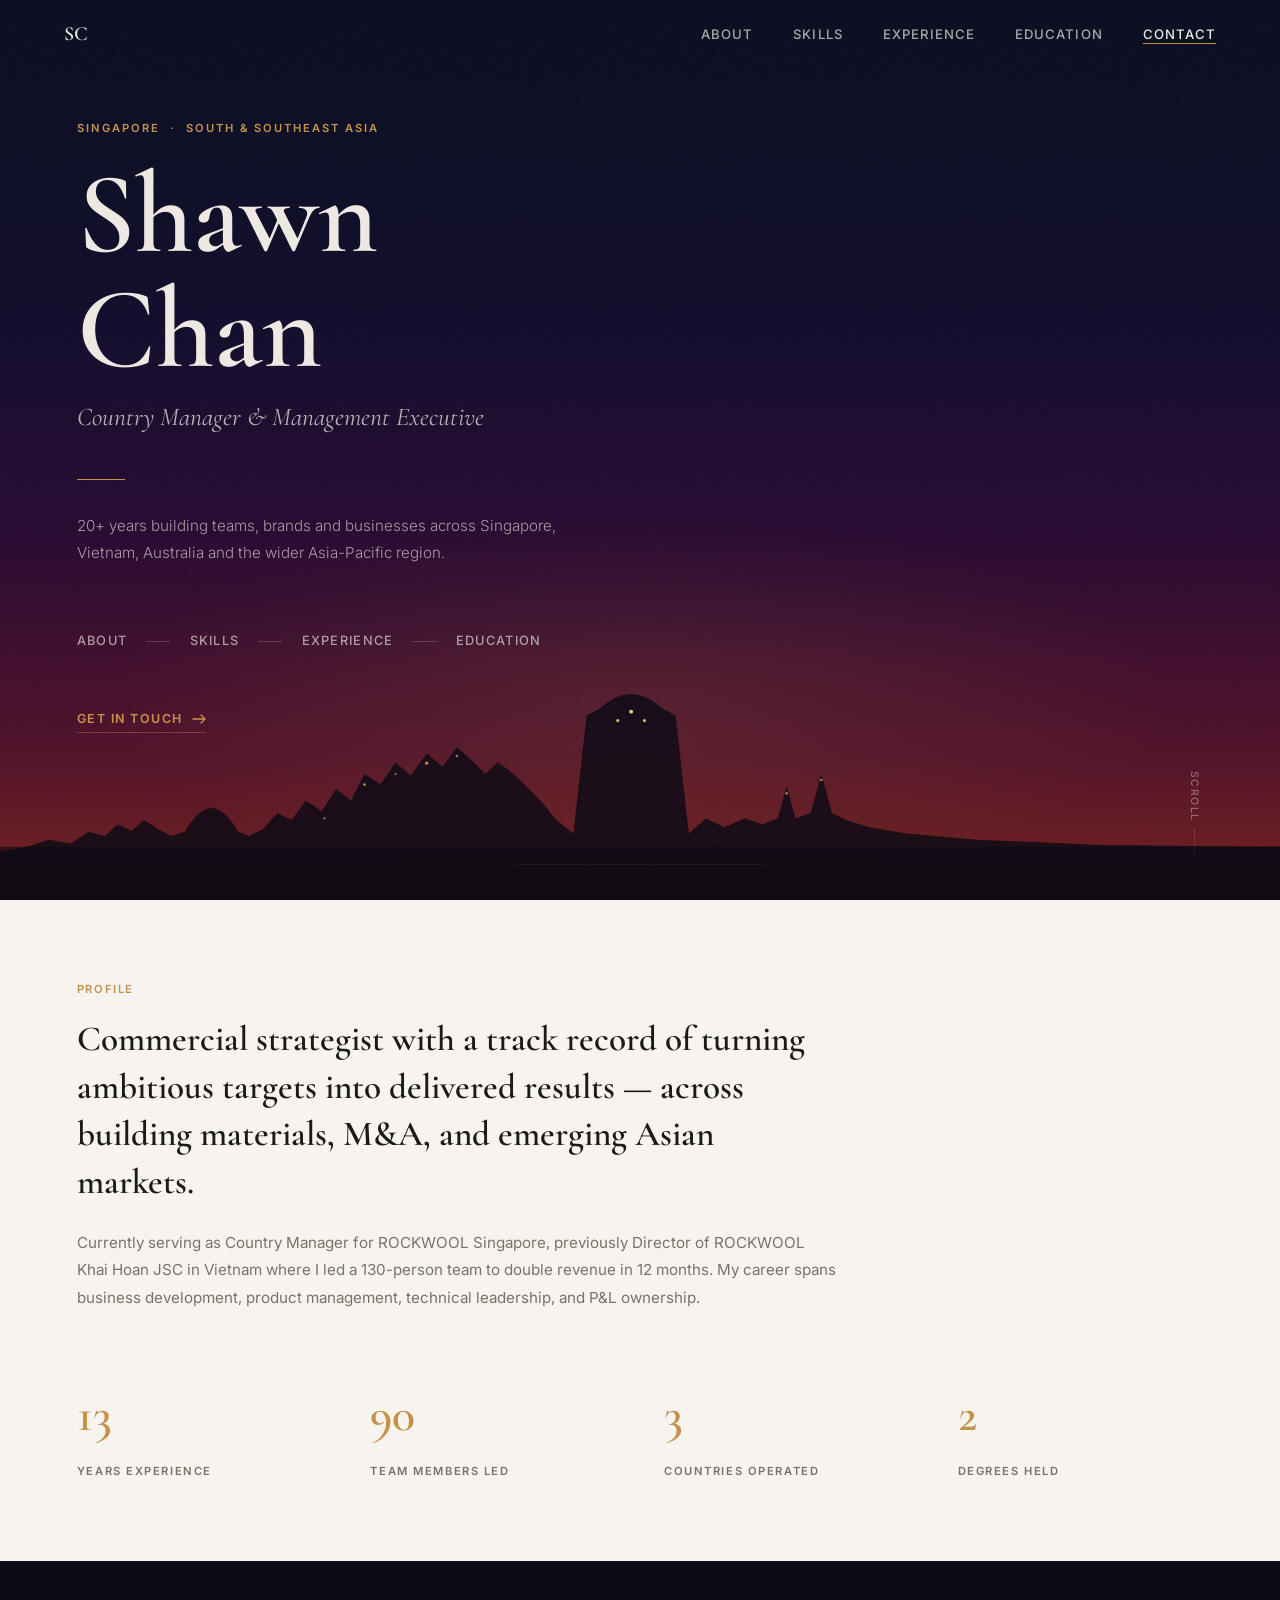
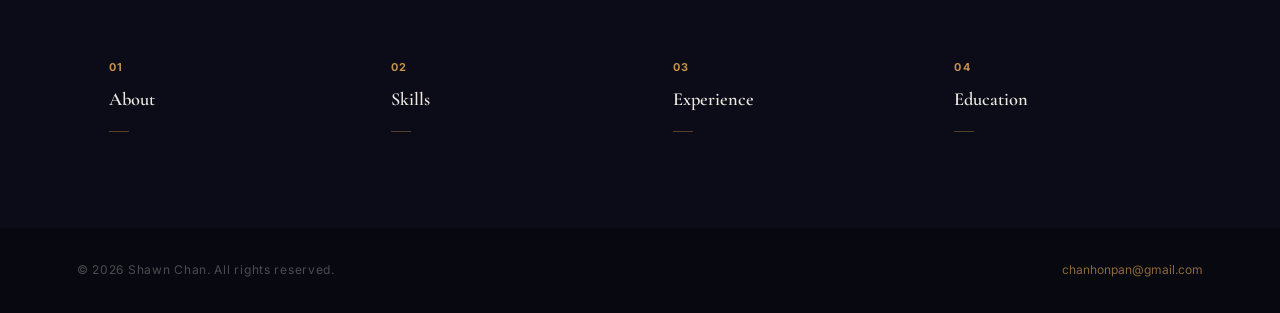
<file: index.html>
<!DOCTYPE html>
<html lang="en">
<head>
<meta charset="UTF-8">
<meta name="viewport" content="width=device-width, initial-scale=1.0">
<meta name="description" content="Shawn Chan — Country Manager, ROCKWOOL Building Materials Singapore. 20+ years management experience across South & Southeast Asia.">
<title>Shawn Chan — Country Manager & Management Executive</title>
<link rel="preconnect" href="https://fonts.googleapis.com">
<link rel="preconnect" href="https://fonts.gstatic.com" crossorigin>
<link href="https://fonts.googleapis.com/css2?family=Cormorant+Garamond:ital,wght@0,400;0,500;0,600;0,700;1,400;1,600&family=Inter:wght@300;400;500;600;700&display=swap" rel="stylesheet">
<link rel="stylesheet" href="styles.css">
<style>
/* Index-specific overrides */
#mainNav { background: transparent; }
</style>
</head>
<body>

<!-- Navigation -->
<nav id="mainNav">
  <a class="nav-brand" href="index.html">SC</a>
  <ul class="nav-links" id="navLinks">
    <li><a href="about.html">About</a></li>
    <li><a href="skills.html">Skills</a></li>
    <li><a href="experience.html">Experience</a></li>
    <li><a href="education.html">Education</a></li>
    <li><a href="mailto:chanhonpan@gmail.com" class="active">Contact</a></li>
  </ul>
  <button class="nav-toggle" id="navToggle" aria-label="Menu">
    <span></span><span></span><span></span>
  </button>
</nav>

<!-- Hero -->
<section class="hero">

  <!-- Sunset gradient background (always visible) -->
  <div class="hero-bg"></div>

  <!-- Film grain texture -->
  <div class="hero-grain"></div>

  <!-- Warm glow near horizon -->
  <div class="hero-lights"></div>

  <!-- Singapore skyline silhouette SVG -->
  <svg class="hero-skyline" viewBox="0 0 1440 260" preserveAspectRatio="xMidYMax slice" xmlns="http://www.w3.org/2000/svg">
    <!-- Reflection / water -->
    <rect x="0" y="200" width="1440" height="60" fill="rgba(7,8,18,0.55)"/>
    <!-- Main skyline path -->
    <path fill="rgba(7,9,20,0.78)" d="
      M0,260 L0,205
      L30,200 L55,192 L80,196 L100,183 L118,188 L132,175 L148,182 L162,170 L178,180
      L192,188
      L208,183 Q222,158 238,156 Q254,158 268,183
      L280,188 L296,180 L312,162 L328,170 L344,148 L362,160 L378,135
      L395,148 L410,118 L428,130 L445,105 L462,120
      L480,95 L498,110 L514,88 L530,102 L546,118
      L560,105 L574,115 L590,130 L608,148 L626,170
      L645,185
      L660,52 L674,45 Q692,28 710,28 Q728,28 746,45 L760,52
      L775,185
      L794,168 L815,178 L838,168 L858,175
      L875,168 L885,132 L895,168
      L912,162 L924,118 L936,162
      L952,170 L978,178 L1020,185 L1100,192 L1240,198 L1440,200
      L1440,260 Z
    "/>
    <!-- Water shimmer lines -->
    <line x1="580" y1="220" x2="860" y2="220" stroke="rgba(200,150,60,0.12)" stroke-width="1"/>
    <line x1="500" y1="232" x2="940" y2="232" stroke="rgba(200,150,60,0.07)" stroke-width="1"/>
    <line x1="620" y1="244" x2="820" y2="244" stroke="rgba(200,150,60,0.05)" stroke-width="1"/>
    <!-- City light dots -->
    <circle cx="365" cy="168" r="1.2" fill="rgba(255,220,120,0.6)"/>
    <circle cx="410" cy="130" r="1.5" fill="rgba(255,210,100,0.65)"/>
    <circle cx="445" cy="118" r="1.2" fill="rgba(255,220,120,0.55)"/>
    <circle cx="480" cy="106" r="1.8" fill="rgba(255,200,80,0.7)"/>
    <circle cx="514" cy="98" r="1.4" fill="rgba(255,215,110,0.6)"/>
    <circle cx="695" cy="58" r="1.8" fill="rgba(255,225,130,0.8)"/>
    <circle cx="710" cy="48" r="2.2" fill="rgba(255,230,140,0.9)"/>
    <circle cx="725" cy="58" r="1.8" fill="rgba(255,225,130,0.8)"/>
    <circle cx="885" cy="140" r="1.5" fill="rgba(255,210,100,0.6)"/>
    <circle cx="924" cy="125" r="1.4" fill="rgba(255,220,120,0.6)"/>
  </svg>

  <!-- Hero content -->
  <div class="hero-content">
    <div class="hero-eyebrow">Singapore &nbsp;·&nbsp; South &amp; Southeast Asia</div>
    <h1 class="hero-name">Shawn<br>Chan</h1>
    <p class="hero-title">Country Manager &amp; Management Executive</p>
    <div class="hero-rule"></div>
    <p class="hero-desc">
      20+ years building teams, brands and businesses across Singapore, Vietnam, 
      Australia and the wider Asia-Pacific region.
    </p>

    <nav class="hero-nav" aria-label="Site sections">
      <div class="hero-nav-item"><a href="about.html">About</a></div>
      <div class="hero-nav-sep"></div>
      <div class="hero-nav-item"><a href="skills.html">Skills</a></div>
      <div class="hero-nav-sep"></div>
      <div class="hero-nav-item"><a href="experience.html">Experience</a></div>
      <div class="hero-nav-sep"></div>
      <div class="hero-nav-item"><a href="education.html">Education</a></div>
    </nav>

    <a class="hero-cta" href="mailto:chanhonpan@gmail.com">
      Get in touch
      <svg width="14" height="10" viewBox="0 0 14 10" fill="none" xmlns="http://www.w3.org/2000/svg">
        <path d="M1 5h12M9 1l4 4-4 4" stroke="currentColor" stroke-width="1.4" stroke-linecap="round" stroke-linejoin="round"/>
      </svg>
    </a>
  </div>

  <!-- Scroll hint -->
  <div class="scroll-hint">
    <span>Scroll</span>
    <div class="scroll-hint-line"></div>
  </div>

</section>

<!-- Brief intro strip -->
<section class="section" style="padding:5rem 6%; background:#F7F4EF;">
  <div class="container">
    <div style="max-width:760px;">
      <p class="label">Profile</p>
      <h2 style="font-family:var(--f-serif);font-size:clamp(1.6rem,3vw,2.2rem);font-weight:600;color:var(--text);line-height:1.35;margin-top:1rem;margin-bottom:1.5rem;">
        Commercial strategist with a track record of turning ambitious targets into delivered results — across building materials, M&amp;A, and emerging Asian markets.
      </h2>
      <p style="font-size:0.95rem;color:var(--muted);line-height:1.8;">
        Currently serving as Country Manager for ROCKWOOL Singapore, previously Director of ROCKWOOL Khai Hoan JSC in Vietnam where I led a 130-person team to double revenue in 12 months. My career spans business development, product management, technical leadership, and P&amp;L ownership.
      </p>
    </div>

    <div style="display:grid;grid-template-columns:repeat(4,1fr);gap:3rem;margin-top:4rem;" class="reveal">
      <div>
        <span style="font-family:var(--f-serif);font-size:3rem;font-weight:600;color:var(--bronze);display:block;" class="count-up" data-target="20">0</span>
        <span class="label" style="color:var(--muted);margin-top:0.3rem;display:block;">Years Experience</span>
      </div>
      <div>
        <span style="font-family:var(--f-serif);font-size:3rem;font-weight:600;color:var(--bronze);display:block;" class="count-up" data-target="130">0</span>
        <span class="label" style="color:var(--muted);margin-top:0.3rem;display:block;">Team Members Led</span>
      </div>
      <div>
        <span style="font-family:var(--f-serif);font-size:3rem;font-weight:600;color:var(--bronze);display:block;" class="count-up" data-target="5">0</span>
        <span class="label" style="color:var(--muted);margin-top:0.3rem;display:block;">Countries Operated</span>
      </div>
      <div>
        <span style="font-family:var(--f-serif);font-size:3rem;font-weight:600;color:var(--bronze);display:block;" class="count-up" data-target="3">0</span>
        <span class="label" style="color:var(--muted);margin-top:0.3rem;display:block;">Degrees Held</span>
      </div>
    </div>
  </div>
</section>

<!-- Page navigation -->
<nav class="bottom-nav" aria-label="Pages">
  <a class="bn-item" href="about.html">
    <span class="bn-num">01</span>
    <span class="bn-label">About</span>
    <span class="bn-arrow"></span>
  </a>
  <a class="bn-item" href="skills.html">
    <span class="bn-num">02</span>
    <span class="bn-label">Skills</span>
    <span class="bn-arrow"></span>
  </a>
  <a class="bn-item" href="experience.html">
    <span class="bn-num">03</span>
    <span class="bn-label">Experience</span>
    <span class="bn-arrow"></span>
  </a>
  <a class="bn-item" href="education.html">
    <span class="bn-num">04</span>
    <span class="bn-label">Education</span>
    <span class="bn-arrow"></span>
  </a>
</nav>

<footer>
  <p>© 2026 Shawn Chan. All rights reserved.</p>
  <a href="mailto:chanhonpan@gmail.com">chanhonpan@gmail.com</a>
</footer>

<script>
// Nav scroll state
const nav = document.getElementById('mainNav');
window.addEventListener('scroll', () => {
  nav.classList.toggle('scrolled', window.scrollY > 40);
}, { passive: true });

// Mobile menu
const toggle = document.getElementById('navToggle');
const links = document.getElementById('navLinks');
toggle.addEventListener('click', () => links.classList.toggle('open'));

// Count-up animation on scroll
const counters = document.querySelectorAll('.count-up');
const runCounter = (el) => {
  const target = parseInt(el.dataset.target);
  const suffix = el.dataset.suffix || '+';
  const duration = 1600;
  const start = performance.now();
  const tick = (now) => {
    const p = Math.min((now - start) / duration, 1);
    const ease = 1 - Math.pow(1 - p, 3);
    el.textContent = Math.floor(ease * target) + (p === 1 ? suffix : '');
    if (p < 1) requestAnimationFrame(tick);
  };
  requestAnimationFrame(tick);
};

const io = new IntersectionObserver((entries) => {
  entries.forEach(e => {
    if (e.isIntersecting) {
      e.target.querySelectorAll('.count-up').forEach(runCounter);
      io.unobserve(e.target);
    }
  });
}, { threshold: 0.3 });

document.querySelectorAll('.reveal, .reveal-l, .reveal-r').forEach(el => {
  const revIo = new IntersectionObserver((entries) => {
    entries.forEach(e => {
      if (e.isIntersecting) {
        e.target.classList.add('visible');
        revIo.unobserve(e.target);
      }
    });
  }, { threshold: 0.15 });
  revIo.observe(el);
});

counters.forEach(c => {
  const parent = c.closest('.reveal') || c.parentElement.parentElement;
  io.observe(parent);
});
</script>
</body>
</html>
</file>
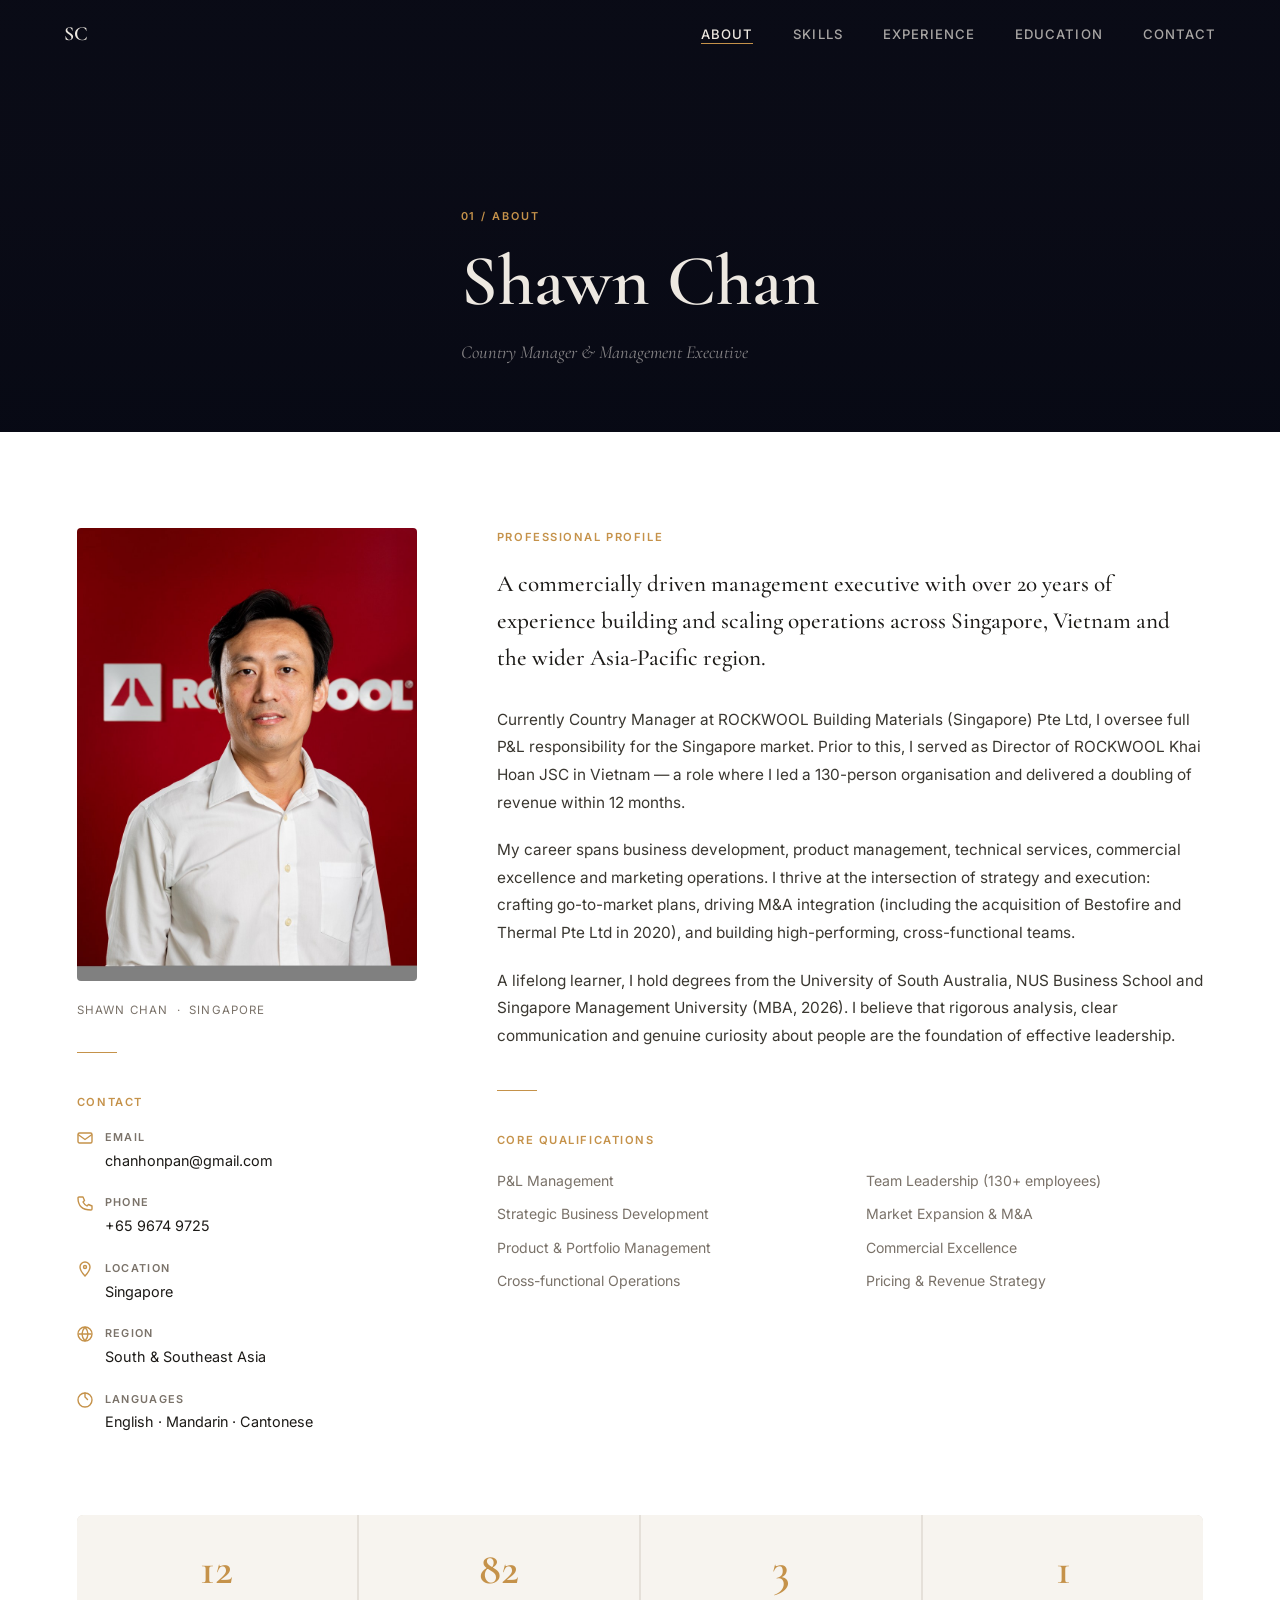
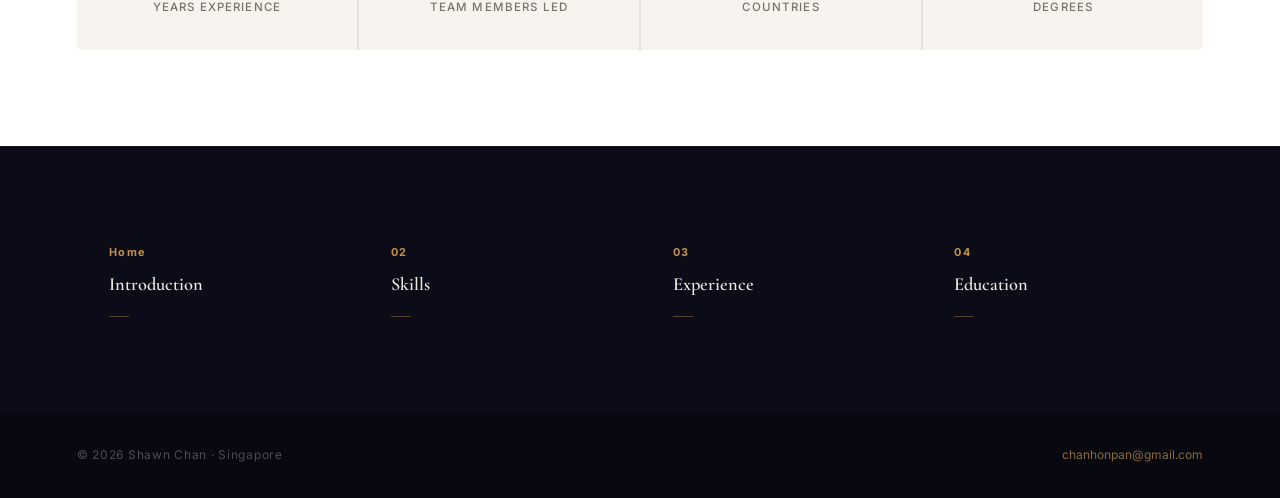
<file: about.html>
<!DOCTYPE html>
<html lang="en">
<head>
<meta charset="UTF-8">
<meta name="viewport" content="width=device-width, initial-scale=1.0">
<meta name="description" content="About Shawn Chan — Country Manager, ROCKWOOL Singapore. Profile, contact and professional background.">
<title>About — Shawn Chan</title>
<link rel="preconnect" href="https://fonts.googleapis.com">
<link rel="preconnect" href="https://fonts.gstatic.com" crossorigin>
<link href="https://fonts.googleapis.com/css2?family=Cormorant+Garamond:ital,wght@0,400;0,500;0,600;0,700;1,400;1,600&family=Inter:wght@300;400;500;600;700&display=swap" rel="stylesheet">
<link rel="stylesheet" href="styles.css">
</head>
<body>

<nav id="mainNav" class="scrolled">
  <a class="nav-brand" href="index.html">SC</a>
  <ul class="nav-links" id="navLinks">
    <li><a href="about.html" class="active">About</a></li>
    <li><a href="skills.html">Skills</a></li>
    <li><a href="experience.html">Experience</a></li>
    <li><a href="education.html">Education</a></li>
    <li><a href="mailto:chanhonpan@gmail.com">Contact</a></li>
  </ul>
  <button class="nav-toggle" id="navToggle" aria-label="Menu">
    <span></span><span></span><span></span>
  </button>
</nav>

<!-- Page hero with Singapore skyline photo -->
<header class="page-hero photo-hero">
  <div class="photo-hero-bg"></div>
  <div class="photo-hero-overlay"></div>
  <div class="container photo-hero-content">
    <p class="ph-label">01 / About</p>
    <h1 class="ph-title">Shawn Chan</h1>
    <p class="ph-sub">Country Manager &amp; Management Executive</p>
  </div>
</header>

<style>
/* Photo hero override */
.photo-hero {
  position: relative;
  min-height: 48vh;
  display: flex;
  align-items: flex-end;
  padding-bottom: 4rem;
  overflow: hidden;
}

.photo-hero-bg {
  position: absolute;
  inset: 0;
  background-image: url('https://images.unsplash.com/photo-1574227492706-f65b24c3688a?auto=format&fit=crop&w=1920&q=88');
  background-size: cover;
  background-position: center 44%;
  transform: scale(1.04);
  transition: transform 8s ease-out;
}

.photo-hero-bg.loaded {
  transform: scale(1.0);
}

/* Dark gradient overlay — removes any watermark visibility */
.photo-hero-overlay {
  position: absolute;
  inset: 0;
  background: linear-gradient(
    to bottom,
    rgba(7, 9, 20, 0.38) 0%,
    rgba(7, 9, 20, 0.22) 35%,
    rgba(7, 9, 20, 0.55) 70%,
    rgba(7, 9, 20, 0.82) 100%
  );
}

.photo-hero-content {
  position: relative;
  z-index: 2;
}

/* Ensure page-hero::before doesn't conflict */
.photo-hero::before { display: none; }
</style>

<!-- Main content -->
<main class="section">
  <div class="container">
    <div class="about-grid">

      <!-- Photo column -->
      <div class="about-photo-wrap reveal-l">
        <img class="about-photo" src="shawn_photo.jpg" alt="Shawn Chan" onerror="this.style.background='#1C1A2E';this.alt='';">
        <p class="about-photo-caption">Shawn Chan &nbsp;·&nbsp; Singapore</p>

        <!-- Contact details -->
        <div class="bio-rule" style="margin-top:2rem;"></div>
        <p class="label" style="margin-bottom:1rem;">Contact</p>

        <div style="display:flex;flex-direction:column;gap:1.25rem;">

          <div class="contact-item">
            <svg class="contact-icon" viewBox="0 0 16 16" fill="none" xmlns="http://www.w3.org/2000/svg">
              <rect x="1" y="3" width="14" height="10" rx="1.5" stroke="currentColor" stroke-width="1.4"/>
              <path d="M1 4.5L8 9.5l7-5" stroke="currentColor" stroke-width="1.4"/>
            </svg>
            <div class="contact-item-content">
              <p class="ci-label">Email</p>
              <p class="ci-value"><a href="mailto:chanhonpan@gmail.com">chanhonpan@gmail.com</a></p>
            </div>
          </div>

          <div class="contact-item">
            <svg class="contact-icon" viewBox="0 0 16 16" fill="none" xmlns="http://www.w3.org/2000/svg">
              <path d="M3 2h3l1.5 3.5L6 7a9.5 9.5 0 004 4l1.5-1.5L15 11v3a1 1 0 01-1 1C5.163 15 1 10.837 1 3a1 1 0 011-1h1z" stroke="currentColor" stroke-width="1.4" stroke-linecap="round" stroke-linejoin="round"/>
            </svg>
            <div class="contact-item-content">
              <p class="ci-label">Phone</p>
              <p class="ci-value"><a href="tel:+6596749725">+65 9674 9725</a></p>
            </div>
          </div>

          <div class="contact-item">
            <svg class="contact-icon" viewBox="0 0 16 16" fill="none" xmlns="http://www.w3.org/2000/svg">
              <path d="M8 1C5.238 1 3 3.238 3 6c0 3.75 5 9 5 9s5-5.25 5-9c0-2.762-2.238-5-5-5z" stroke="currentColor" stroke-width="1.4"/>
              <circle cx="8" cy="6" r="1.5" stroke="currentColor" stroke-width="1.4"/>
            </svg>
            <div class="contact-item-content">
              <p class="ci-label">Location</p>
              <p class="ci-value">Singapore</p>
            </div>
          </div>

          <div class="contact-item">
            <svg class="contact-icon" viewBox="0 0 16 16" fill="none" xmlns="http://www.w3.org/2000/svg">
              <circle cx="8" cy="8" r="7" stroke="currentColor" stroke-width="1.4"/>
              <path d="M1.5 8h13M8 1c-2 2.5-3 4.5-3 7s1 4.5 3 7M8 1c2 2.5 3 4.5 3 7s-1 4.5-3 7" stroke="currentColor" stroke-width="1.4"/>
            </svg>
            <div class="contact-item-content">
              <p class="ci-label">Region</p>
              <p class="ci-value">South &amp; Southeast Asia</p>
            </div>
          </div>

          <div class="contact-item">
            <svg class="contact-icon" viewBox="0 0 16 16" fill="none" xmlns="http://www.w3.org/2000/svg">
              <path d="M8 1v4l2.5 2.5" stroke="currentColor" stroke-width="1.4" stroke-linecap="round"/>
              <circle cx="8" cy="8" r="7" stroke="currentColor" stroke-width="1.4"/>
            </svg>
            <div class="contact-item-content">
              <p class="ci-label">Languages</p>
              <p class="ci-value">English · Mandarin · Cantonese</p>
            </div>
          </div>

        </div>
      </div>

      <!-- Bio column -->
      <div class="reveal">
        <p class="label" style="margin-bottom:1.2rem;">Professional Profile</p>

        <p class="bio-lead">
          A commercially driven management executive with over 20 years of experience building and scaling operations across Singapore, Vietnam and the wider Asia-Pacific region.
        </p>

        <p class="bio-body">
          Currently Country Manager at ROCKWOOL Building Materials (Singapore) Pte Ltd, I oversee full P&amp;L responsibility for the Singapore market. Prior to this, I served as Director of ROCKWOOL Khai Hoan JSC in Vietnam — a role where I led a 130-person organisation and delivered a doubling of revenue within 12 months.
        </p>

        <p class="bio-body">
          My career spans business development, product management, technical services, commercial excellence and marketing operations. I thrive at the intersection of strategy and execution: crafting go-to-market plans, driving M&amp;A integration (including the acquisition of Bestofire and Thermal Pte Ltd in 2020), and building high-performing, cross-functional teams.
        </p>

        <p class="bio-body">
          A lifelong learner, I hold degrees from the University of South Australia, NUS Business School and Singapore Management University (MBA, 2026). I believe that rigorous analysis, clear communication and genuine curiosity about people are the foundation of effective leadership.
        </p>

        <div class="bio-rule"></div>

        <p class="label" style="margin-bottom:1.2rem;">Core Qualifications</p>
        <div style="display:grid;grid-template-columns:repeat(2,1fr);gap:0.6rem 2rem;">
          <p style="font-size:0.88rem;color:var(--muted);">P&amp;L Management</p>
          <p style="font-size:0.88rem;color:var(--muted);">Team Leadership (130+ employees)</p>
          <p style="font-size:0.88rem;color:var(--muted);">Strategic Business Development</p>
          <p style="font-size:0.88rem;color:var(--muted);">Market Expansion &amp; M&amp;A</p>
          <p style="font-size:0.88rem;color:var(--muted);">Product &amp; Portfolio Management</p>
          <p style="font-size:0.88rem;color:var(--muted);">Commercial Excellence</p>
          <p style="font-size:0.88rem;color:var(--muted);">Cross-functional Operations</p>
          <p style="font-size:0.88rem;color:var(--muted);">Pricing &amp; Revenue Strategy</p>
        </div>

      </div>
    </div>

    <!-- Stats -->
    <div class="stats-grid reveal" id="statsSection" style="margin-top:5rem;">
      <div class="stat-card">
        <span class="stat-num count-up" data-target="20" data-suffix="+">0</span>
        <span class="stat-label">Years Experience</span>
      </div>
      <div class="stat-card">
        <span class="stat-num count-up" data-target="130" data-suffix="+">0</span>
        <span class="stat-label">Team Members Led</span>
      </div>
      <div class="stat-card">
        <span class="stat-num count-up" data-target="5" data-suffix="+">0</span>
        <span class="stat-label">Countries</span>
      </div>
      <div class="stat-card">
        <span class="stat-num count-up" data-target="3" data-suffix="">0</span>
        <span class="stat-label">Degrees</span>
      </div>
    </div>
  </div>
</main>

<!-- Bottom nav -->
<nav class="bottom-nav">
  <a class="bn-item" href="index.html"><span class="bn-num">Home</span><span class="bn-label">Introduction</span><span class="bn-arrow"></span></a>
  <a class="bn-item" href="skills.html"><span class="bn-num">02</span><span class="bn-label">Skills</span><span class="bn-arrow"></span></a>
  <a class="bn-item" href="experience.html"><span class="bn-num">03</span><span class="bn-label">Experience</span><span class="bn-arrow"></span></a>
  <a class="bn-item" href="education.html"><span class="bn-num">04</span><span class="bn-label">Education</span><span class="bn-arrow"></span></a>
</nav>

<footer>
  <p>© 2026 Shawn Chan · Singapore</p>
  <a href="mailto:chanhonpan@gmail.com">chanhonpan@gmail.com</a>
</footer>

<script>
const nav = document.getElementById('mainNav');
window.addEventListener('scroll', () => nav.classList.toggle('scrolled', window.scrollY > 10), { passive: true });
nav.classList.add('scrolled');

const toggle = document.getElementById('navToggle');
const navLinks = document.getElementById('navLinks');
toggle.addEventListener('click', () => navLinks.classList.toggle('open'));

// Trigger subtle pan once hero photo loads
const heroBg = document.querySelector('.photo-hero-bg');
if (heroBg) {
  const testImg = new Image();
  testImg.onload = () => heroBg.classList.add('loaded');
  testImg.src = 'https://images.unsplash.com/photo-1574227492706-f65b24c3688a?auto=format&fit=crop&w=1920&q=88';
}

// Scroll reveal
const ioRev = new IntersectionObserver((entries) => {
  entries.forEach(e => { if (e.isIntersecting) { e.target.classList.add('visible'); ioRev.unobserve(e.target); } });
}, { threshold: 0.12 });
document.querySelectorAll('.reveal, .reveal-l, .reveal-r').forEach(el => ioRev.observe(el));

// Count-up
const runCounter = (el) => {
  const target = parseInt(el.dataset.target);
  const suffix = el.dataset.suffix !== undefined ? el.dataset.suffix : '+';
  const duration = 1600;
  const start = performance.now();
  const tick = (now) => {
    const p = Math.min((now - start) / duration, 1);
    const ease = 1 - Math.pow(1 - p, 3);
    el.textContent = Math.floor(ease * target) + (p === 1 ? suffix : '');
    if (p < 1) requestAnimationFrame(tick);
  };
  requestAnimationFrame(tick);
};

const ioCount = new IntersectionObserver((entries) => {
  entries.forEach(e => {
    if (e.isIntersecting) {
      e.target.querySelectorAll('.count-up').forEach(runCounter);
      ioCount.unobserve(e.target);
    }
  });
}, { threshold: 0.3 });

const statsSection = document.getElementById('statsSection');
if (statsSection) ioCount.observe(statsSection);
</script>
</body>
</html>
</file>
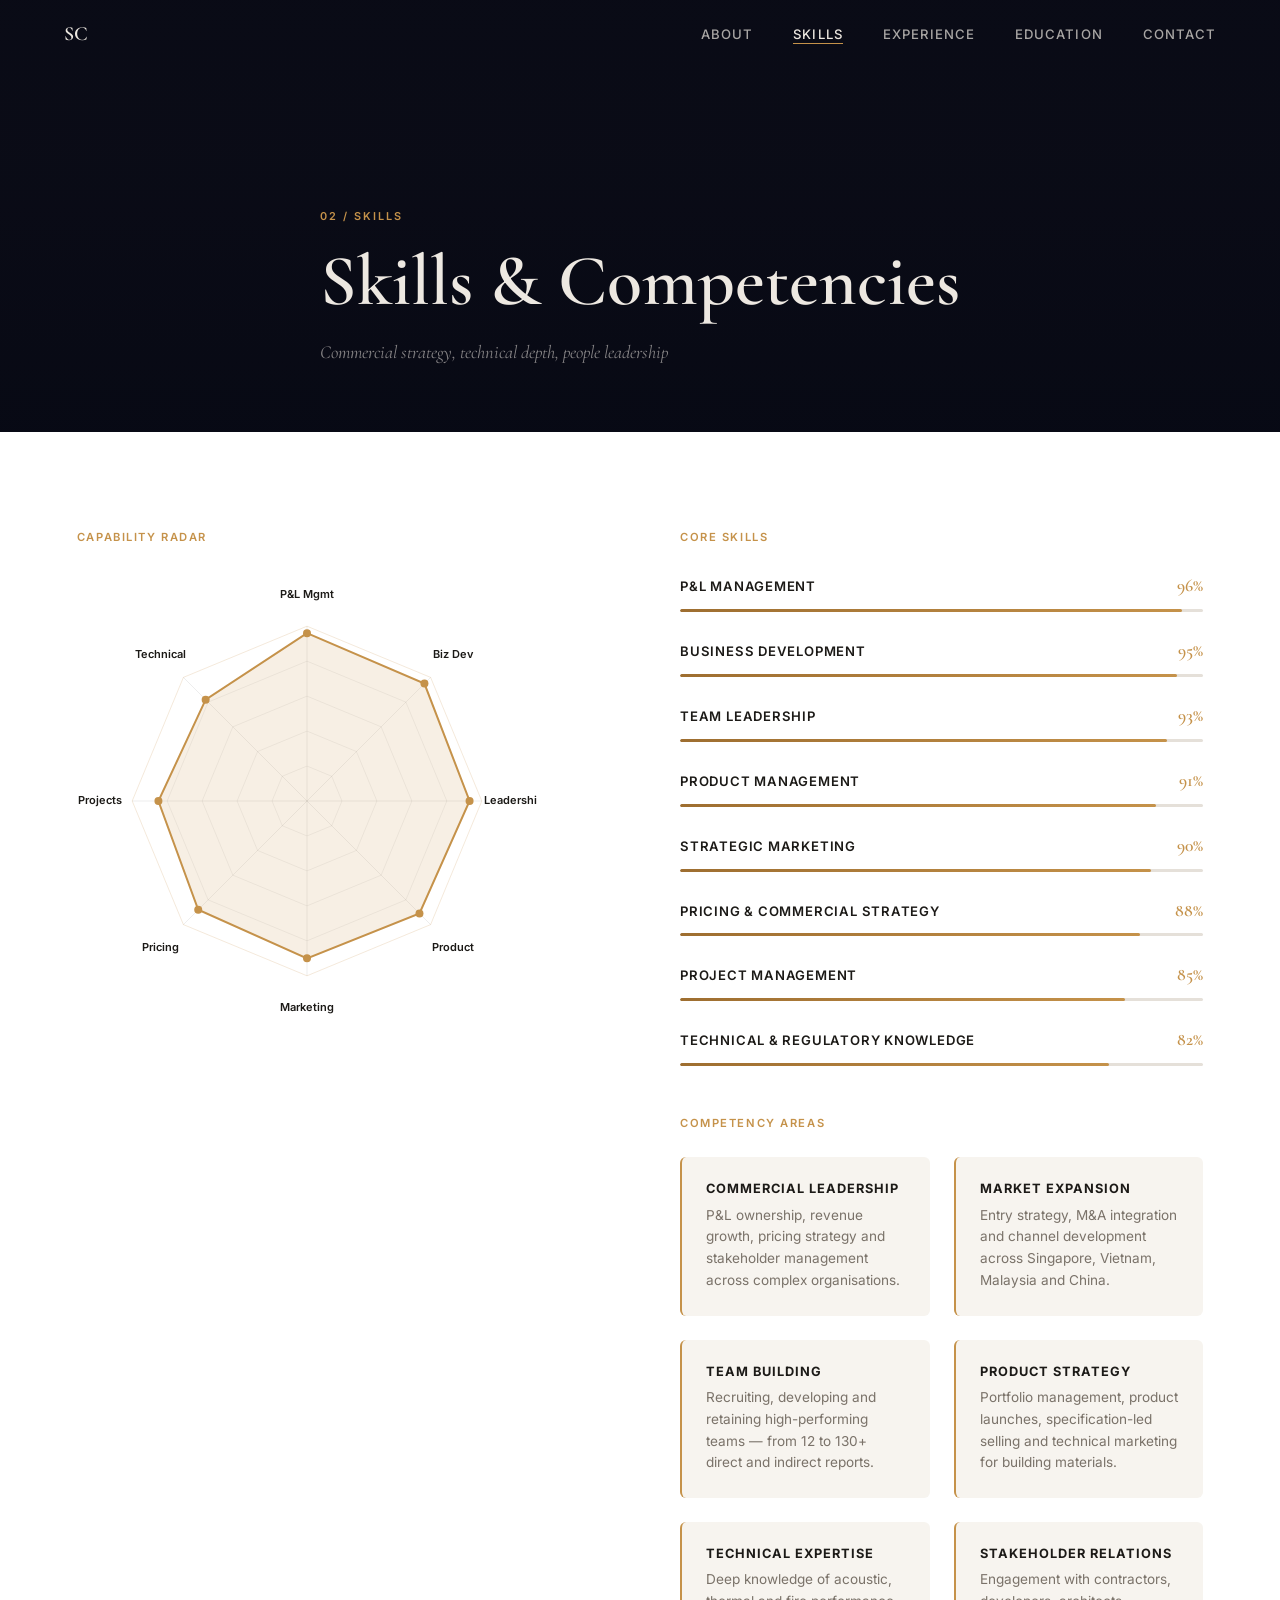
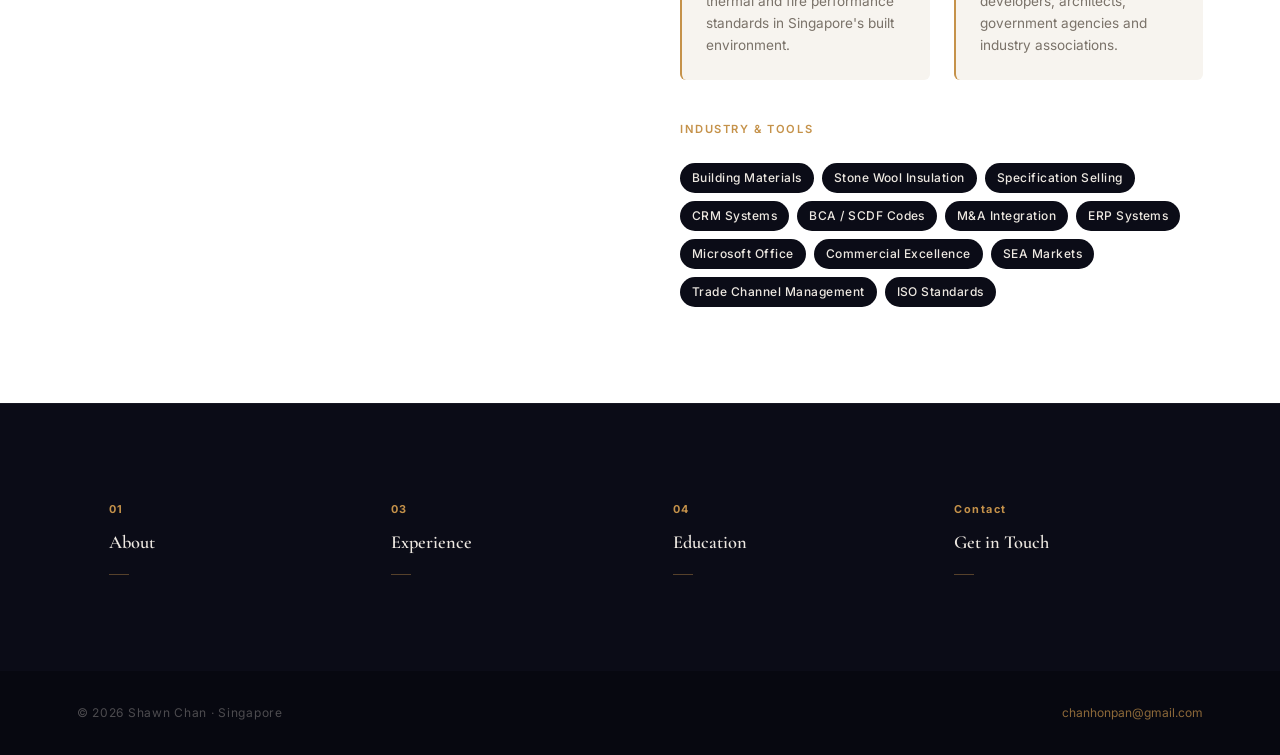
<file: skills.html>
<!DOCTYPE html>
<html lang="en">
<head>
<meta charset="UTF-8">
<meta name="viewport" content="width=device-width, initial-scale=1.0">
<meta name="description" content="Skills and competencies of Shawn Chan — P&L management, business development, product strategy.">
<title>Skills — Shawn Chan</title>
<link rel="preconnect" href="https://fonts.googleapis.com">
<link rel="preconnect" href="https://fonts.gstatic.com" crossorigin>
<link href="https://fonts.googleapis.com/css2?family=Cormorant+Garamond:ital,wght@0,400;0,500;0,600;0,700;1,400;1,600&family=Inter:wght@300;400;500;600;700&display=swap" rel="stylesheet">
<link rel="stylesheet" href="styles.css">
</head>
<body>

<nav id="mainNav" class="scrolled">
  <a class="nav-brand" href="index.html">SC</a>
  <ul class="nav-links" id="navLinks">
    <li><a href="about.html">About</a></li>
    <li><a href="skills.html" class="active">Skills</a></li>
    <li><a href="experience.html">Experience</a></li>
    <li><a href="education.html">Education</a></li>
    <li><a href="mailto:chanhonpan@gmail.com">Contact</a></li>
  </ul>
  <button class="nav-toggle" id="navToggle" aria-label="Menu">
    <span></span><span></span><span></span>
  </button>
</nav>

<header class="page-hero photo-hero">
  <div class="photo-hero-bg"></div>
  <div class="photo-hero-overlay"></div>
  <div class="container photo-hero-content">
    <p class="ph-label">02 / Skills</p>
    <h1 class="ph-title">Skills &amp; Competencies</h1>
    <p class="ph-sub">Commercial strategy, technical depth, people leadership</p>
  </div>
</header>

<style>
.photo-hero {
  position: relative;
  min-height: 48vh;
  display: flex;
  align-items: flex-end;
  padding-bottom: 4rem;
  overflow: hidden;
}
.photo-hero-bg {
  position: absolute;
  inset: 0;
  background-image: url('https://images.unsplash.com/photo-1574227492706-f65b24c3688a?auto=format&fit=crop&w=1920&q=88');
  background-size: cover;
  background-position: center 44%;
  transform: scale(1.04);
  transition: transform 8s ease-out;
}
.photo-hero-bg.loaded { transform: scale(1.0); }
.photo-hero-overlay {
  position: absolute;
  inset: 0;
  background: linear-gradient(
    to bottom,
    rgba(7,9,20,0.38) 0%,
    rgba(7,9,20,0.22) 35%,
    rgba(7,9,20,0.55) 70%,
    rgba(7,9,20,0.82) 100%
  );
}
.photo-hero-content { position: relative; z-index: 2; }
.photo-hero::before { display: none; }
</style>

<main class="section" id="skillsMain">
  <div class="container">
    <div class="skills-grid">

      <!-- Radar chart column -->
      <div class="radar-wrap reveal-l">
        <p class="label" style="margin-bottom:1.5rem;">Capability Radar</p>
        <canvas id="radarCanvas" width="460" height="460" role="img" aria-label="Radar chart of key skills"></canvas>
      </div>

      <!-- Skill bars + competency cards column -->
      <div>
        <div class="reveal">
          <p class="label" style="margin-bottom:1.5rem;">Core Skills</p>

          <div class="skill-bars">

            <div class="skill-bar-item">
              <div class="skill-bar-header">
                <span class="skill-bar-name">P&amp;L Management</span>
                <span class="skill-bar-pct">96%</span>
              </div>
              <div class="skill-bar-track"><div class="skill-bar-fill" data-w="96"></div></div>
            </div>

            <div class="skill-bar-item">
              <div class="skill-bar-header">
                <span class="skill-bar-name">Business Development</span>
                <span class="skill-bar-pct">95%</span>
              </div>
              <div class="skill-bar-track"><div class="skill-bar-fill" data-w="95"></div></div>
            </div>

            <div class="skill-bar-item">
              <div class="skill-bar-header">
                <span class="skill-bar-name">Team Leadership</span>
                <span class="skill-bar-pct">93%</span>
              </div>
              <div class="skill-bar-track"><div class="skill-bar-fill" data-w="93"></div></div>
            </div>

            <div class="skill-bar-item">
              <div class="skill-bar-header">
                <span class="skill-bar-name">Product Management</span>
                <span class="skill-bar-pct">91%</span>
              </div>
              <div class="skill-bar-track"><div class="skill-bar-fill" data-w="91"></div></div>
            </div>

            <div class="skill-bar-item">
              <div class="skill-bar-header">
                <span class="skill-bar-name">Strategic Marketing</span>
                <span class="skill-bar-pct">90%</span>
              </div>
              <div class="skill-bar-track"><div class="skill-bar-fill" data-w="90"></div></div>
            </div>

            <div class="skill-bar-item">
              <div class="skill-bar-header">
                <span class="skill-bar-name">Pricing &amp; Commercial Strategy</span>
                <span class="skill-bar-pct">88%</span>
              </div>
              <div class="skill-bar-track"><div class="skill-bar-fill" data-w="88"></div></div>
            </div>

            <div class="skill-bar-item">
              <div class="skill-bar-header">
                <span class="skill-bar-name">Project Management</span>
                <span class="skill-bar-pct">85%</span>
              </div>
              <div class="skill-bar-track"><div class="skill-bar-fill" data-w="85"></div></div>
            </div>

            <div class="skill-bar-item">
              <div class="skill-bar-header">
                <span class="skill-bar-name">Technical &amp; Regulatory Knowledge</span>
                <span class="skill-bar-pct">82%</span>
              </div>
              <div class="skill-bar-track"><div class="skill-bar-fill" data-w="82"></div></div>
            </div>

          </div>
        </div>

        <!-- Competency cards -->
        <div class="reveal" style="margin-top:3rem;">
          <p class="label" style="margin-bottom:1.5rem;">Competency Areas</p>
          <div class="comp-grid">

            <div class="comp-card">
              <h4>Commercial Leadership</h4>
              <p>P&amp;L ownership, revenue growth, pricing strategy and stakeholder management across complex organisations.</p>
            </div>

            <div class="comp-card">
              <h4>Market Expansion</h4>
              <p>Entry strategy, M&amp;A integration and channel development across Singapore, Vietnam, Malaysia and China.</p>
            </div>

            <div class="comp-card">
              <h4>Team Building</h4>
              <p>Recruiting, developing and retaining high-performing teams — from 12 to 130+ direct and indirect reports.</p>
            </div>

            <div class="comp-card">
              <h4>Product Strategy</h4>
              <p>Portfolio management, product launches, specification-led selling and technical marketing for building materials.</p>
            </div>

            <div class="comp-card">
              <h4>Technical Expertise</h4>
              <p>Deep knowledge of acoustic, thermal and fire performance standards in Singapore's built environment.</p>
            </div>

            <div class="comp-card">
              <h4>Stakeholder Relations</h4>
              <p>Engagement with contractors, developers, architects, government agencies and industry associations.</p>
            </div>

          </div>
        </div>

        <!-- Technical tools -->
        <div class="reveal" style="margin-top:2.5rem;">
          <p class="label" style="margin-bottom:1rem;">Industry &amp; Tools</p>
          <div class="tech-pills">
            <span class="pill">Building Materials</span>
            <span class="pill">Stone Wool Insulation</span>
            <span class="pill">Specification Selling</span>
            <span class="pill">CRM Systems</span>
            <span class="pill">BCA / SCDF Codes</span>
            <span class="pill">M&amp;A Integration</span>
            <span class="pill">ERP Systems</span>
            <span class="pill">Microsoft Office</span>
            <span class="pill">Commercial Excellence</span>
            <span class="pill">SEA Markets</span>
            <span class="pill">Trade Channel Management</span>
            <span class="pill">ISO Standards</span>
          </div>
        </div>

      </div><!-- end right column -->
    </div>
  </div>
</main>

<nav class="bottom-nav">
  <a class="bn-item" href="about.html"><span class="bn-num">01</span><span class="bn-label">About</span><span class="bn-arrow"></span></a>
  <a class="bn-item" href="experience.html"><span class="bn-num">03</span><span class="bn-label">Experience</span><span class="bn-arrow"></span></a>
  <a class="bn-item" href="education.html"><span class="bn-num">04</span><span class="bn-label">Education</span><span class="bn-arrow"></span></a>
  <a class="bn-item" href="mailto:chanhonpan@gmail.com"><span class="bn-num">Contact</span><span class="bn-label">Get in Touch</span><span class="bn-arrow"></span></a>
</nav>

<footer>
  <p>© 2026 Shawn Chan · Singapore</p>
  <a href="mailto:chanhonpan@gmail.com">chanhonpan@gmail.com</a>
</footer>

<script>
// Trigger subtle pan once hero photo loads
const heroBg = document.querySelector('.photo-hero-bg');
if (heroBg) {
  const testImg = new Image();
  testImg.onload = () => heroBg.classList.add('loaded');
  testImg.src = 'https://images.unsplash.com/photo-1574227492706-f65b24c3688a?auto=format&fit=crop&w=1920&q=88';
}

const nav = document.getElementById('mainNav');
nav.classList.add('scrolled');
window.addEventListener('scroll', () => nav.classList.toggle('scrolled', window.scrollY > 10), { passive: true });
const toggle = document.getElementById('navToggle');
const navLinks = document.getElementById('navLinks');
toggle.addEventListener('click', () => navLinks.classList.toggle('open'));

// Radar chart
const skills = [
  { label: 'P&L Mgmt',   value: 0.96 },
  { label: 'Biz Dev',    value: 0.95 },
  { label: 'Leadership', value: 0.93 },
  { label: 'Product',    value: 0.91 },
  { label: 'Marketing',  value: 0.90 },
  { label: 'Pricing',    value: 0.88 },
  { label: 'Projects',   value: 0.85 },
  { label: 'Technical',  value: 0.82 },
];

let animated = false;
function drawRadar(progress) {
  const canvas = document.getElementById('radarCanvas');
  const ctx = canvas.getContext('2d');
  const W = canvas.width, H = canvas.height;
  const cx = W / 2, cy = H / 2;
  const R = Math.min(W, H) * 0.38;
  const n = skills.length;
  const step = (Math.PI * 2) / n;

  ctx.clearRect(0, 0, W, H);

  // Grid rings
  for (let ring = 1; ring <= 5; ring++) {
    ctx.beginPath();
    const r = R * (ring / 5);
    for (let i = 0; i < n; i++) {
      const angle = step * i - Math.PI / 2;
      const x = cx + Math.cos(angle) * r;
      const y = cy + Math.sin(angle) * r;
      i === 0 ? ctx.moveTo(x, y) : ctx.lineTo(x, y);
    }
    ctx.closePath();
    ctx.strokeStyle = ring === 5 ? 'rgba(197,146,74,0.2)' : 'rgba(0,0,0,0.06)';
    ctx.lineWidth = 1;
    ctx.stroke();
  }

  // Spokes
  for (let i = 0; i < n; i++) {
    const angle = step * i - Math.PI / 2;
    ctx.beginPath();
    ctx.moveTo(cx, cy);
    ctx.lineTo(cx + Math.cos(angle) * R, cy + Math.sin(angle) * R);
    ctx.strokeStyle = 'rgba(0,0,0,0.07)';
    ctx.lineWidth = 1;
    ctx.stroke();
  }

  // Data shape
  ctx.beginPath();
  for (let i = 0; i < n; i++) {
    const angle = step * i - Math.PI / 2;
    const r = R * skills[i].value * progress;
    const x = cx + Math.cos(angle) * r;
    const y = cy + Math.sin(angle) * r;
    i === 0 ? ctx.moveTo(x, y) : ctx.lineTo(x, y);
  }
  ctx.closePath();
  ctx.fillStyle = 'rgba(197,146,74,0.15)';
  ctx.fill();
  ctx.strokeStyle = '#C5924A';
  ctx.lineWidth = 2;
  ctx.stroke();

  // Dots
  for (let i = 0; i < n; i++) {
    const angle = step * i - Math.PI / 2;
    const r = R * skills[i].value * progress;
    ctx.beginPath();
    ctx.arc(cx + Math.cos(angle) * r, cy + Math.sin(angle) * r, 4, 0, Math.PI * 2);
    ctx.fillStyle = '#C5924A';
    ctx.fill();
  }

  // Labels (always at full position, fade in with progress)
  ctx.globalAlpha = progress;
  for (let i = 0; i < n; i++) {
    const angle = step * i - Math.PI / 2;
    const lx = cx + Math.cos(angle) * (R + 32);
    const ly = cy + Math.sin(angle) * (R + 32);
    ctx.fillStyle = '#1C1A17';
    ctx.font = '600 11px Inter, system-ui, sans-serif';
    ctx.textAlign = 'center';
    ctx.textBaseline = 'middle';
    ctx.fillText(skills[i].label, lx, ly);
  }
  ctx.globalAlpha = 1;
}

function animateRadar() {
  if (animated) return;
  animated = true;
  let start = null;
  const duration = 1400;
  function tick(ts) {
    if (!start) start = ts;
    const p = Math.min((ts - start) / duration, 1);
    const ease = 1 - Math.pow(1 - p, 3);
    drawRadar(ease);
    if (p < 1) requestAnimationFrame(tick);
  }
  requestAnimationFrame(tick);
}

// Animate skill bars
let barsAnimated = false;
function animateBars() {
  if (barsAnimated) return;
  barsAnimated = true;
  document.querySelectorAll('.skill-bar-fill').forEach(bar => {
    bar.style.width = bar.dataset.w + '%';
  });
}

// Observe
const io = new IntersectionObserver((entries) => {
  entries.forEach(e => {
    if (e.isIntersecting) { animateRadar(); animateBars(); io.unobserve(e.target); }
  });
}, { threshold: 0.2 });
io.observe(document.getElementById('skillsMain'));

// Scroll reveal
const ioRev = new IntersectionObserver((entries) => {
  entries.forEach(e => { if (e.isIntersecting) { e.target.classList.add('visible'); ioRev.unobserve(e.target); } });
}, { threshold: 0.1 });
document.querySelectorAll('.reveal, .reveal-l, .reveal-r').forEach(el => ioRev.observe(el));

// Init radar (static)
drawRadar(0);
</script>
</body>
</html>
</file>
<file: styles.css>
/* ============================================================
   SHAWN CHAN — Personal Portfolio
   Design System: Cormorant Garamond + Inter, Warm Bronze
   ============================================================ */

@import url('https://fonts.googleapis.com/css2?family=Cormorant+Garamond:ital,wght@0,400;0,500;0,600;0,700;1,400;1,600&family=Inter:wght@300;400;500;600;700&display=swap');

/* ─── Design Tokens ────────────────────────────────────────── */
:root {
  --ink:      #0B0C17;
  --deep:     #141524;
  --coal:     #1C1A2E;
  --bronze:   #C5924A;
  --bronze-d: #9E6E30;
  --cream:    #EDE8E1;
  --text:     #1C1A17;
  --muted:    #7A7269;
  --border:   #E5E0D9;
  --light:    #F7F4EF;
  --white:    #FFFFFF;
  --nav-h:    68px;
  --radius:   6px;
  --max-w:    1160px;
  --f-serif:  'Cormorant Garamond', Georgia, 'Times New Roman', serif;
  --f-sans:   'Inter', 'Segoe UI', system-ui, sans-serif;
}

/* ─── Reset & Base ──────────────────────────────────────────── */
*, *::before, *::after { box-sizing: border-box; margin: 0; padding: 0; }

html { scroll-behavior: smooth; font-size: 16px; }

body {
  font-family: var(--f-sans);
  font-size: 1rem;
  line-height: 1.7;
  color: var(--text);
  background: var(--white);
  -webkit-font-smoothing: antialiased;
}

img { display: block; max-width: 100%; }
a { color: inherit; text-decoration: none; }

/* ─── Typography ────────────────────────────────────────────── */
h1, h2, h3, h4 {
  font-family: var(--f-serif);
  font-weight: 600;
  line-height: 1.2;
}

.label {
  font-family: var(--f-sans);
  font-size: 0.7rem;
  font-weight: 600;
  letter-spacing: 0.14em;
  text-transform: uppercase;
  color: var(--bronze);
}

/* ─── Navigation ────────────────────────────────────────────── */
#mainNav {
  position: fixed;
  top: 0;
  left: 0;
  right: 0;
  height: var(--nav-h);
  z-index: 1000;
  display: flex;
  align-items: center;
  padding: 0 5%;
  transition: background 0.4s, box-shadow 0.4s;
}

#mainNav.scrolled {
  background: rgba(11, 12, 23, 0.96);
  backdrop-filter: blur(16px);
  -webkit-backdrop-filter: blur(16px);
  box-shadow: 0 1px 0 rgba(255,255,255,0.08);
  border-bottom: 1px solid rgba(255, 255, 255, 0.1);
}

.nav-brand {
  font-family: var(--f-serif);
  font-size: 1.25rem;
  font-weight: 600;
  color: var(--cream);
  letter-spacing: 0.02em;
  flex: 1;
}

.nav-links {
  display: flex;
  align-items: center;
  gap: 2.5rem;
  list-style: none;
}

.nav-links a {
  font-family: var(--f-sans);
  font-size: 0.82rem;
  font-weight: 500;
  letter-spacing: 0.08em;
  text-transform: uppercase;
  color: rgba(237, 232, 225, 0.7);
  transition: color 0.2s;
  position: relative;
}

.nav-links a::after {
  content: '';
  position: absolute;
  bottom: -2px;
  left: 0;
  right: 0;
  height: 1px;
  background: var(--bronze);
  transform: scaleX(0);
  transition: transform 0.2s;
}

.nav-links a:hover,
.nav-links a.active {
  color: var(--cream);
}

.nav-links a:hover::after,
.nav-links a.active::after {
  transform: scaleX(1);
}

.nav-toggle {
  display: none;
  flex-direction: column;
  gap: 5px;
  cursor: pointer;
  background: none;
  border: none;
  padding: 4px;
}

.nav-toggle span {
  display: block;
  width: 22px;
  height: 1.5px;
  background: var(--cream);
  transition: transform 0.3s, opacity 0.3s;
}

/* ─── Hero (index.html) ─────────────────────────────────────── */
.hero {
  position: relative;
  min-height: 100vh;
  display: flex;
  flex-direction: column;
  justify-content: flex-end;
  overflow: hidden;
}

/* Animated sunset gradient */
.hero-bg {
  position: absolute;
  inset: 0;
  background: linear-gradient(
    180deg,
    #070C1E 0%,
    #0F0B2A 18%,
    #280830 30%,
    #501028 42%,
    #8B2B12 55%,
    #C4601A 70%,
    #D4811E 82%,
    #B86518 90%,
    #6B3A10 100%
  );
  background-size: 100% 200%;
  animation: sunsetPan 20s ease-in-out infinite alternate;
}

@keyframes sunsetPan {
  0%   { background-position: 50% 0%; }
  50%  { background-position: 50% 30%; }
  100% { background-position: 50% 10%; }
}

/* Film grain texture */
.hero-grain {
  position: absolute;
  inset: 0;
  pointer-events: none;
  opacity: 0.045;
  background-image: url("data:image/svg+xml,%3Csvg xmlns='http://www.w3.org/2000/svg' width='300' height='300'%3E%3Cfilter id='n'%3E%3CfeTurbulence type='fractalNoise' baseFrequency='0.85' numOctaves='4' stitchTiles='stitch'/%3E%3C/filter%3E%3Crect width='100%25' height='100%25' filter='url(%23n)'/%3E%3C/svg%3E");
  mix-blend-mode: screen;
}

/* City lights dots layer */
.hero-lights {
  position: absolute;
  inset: 0;
  pointer-events: none;
  background: radial-gradient(ellipse 60% 30% at 50% 78%, rgba(255,200,80,0.08) 0%, transparent 70%);
}

/* Singapore skyline SVG */
.hero-skyline {
  position: absolute;
  bottom: 0;
  left: 0;
  right: 0;
  width: 100%;
  height: auto;
  pointer-events: none;
}

/* Hero content */
.hero-content {
  position: relative;
  z-index: 10;
  padding: 0 6% calc(var(--nav-h) + 3rem);
  padding-top: var(--nav-h);
  display: flex;
  flex-direction: column;
  justify-content: center;
  min-height: 100vh;
}

.hero-eyebrow {
  font-family: var(--f-sans);
  font-size: 0.7rem;
  font-weight: 600;
  letter-spacing: 0.18em;
  text-transform: uppercase;
  color: var(--bronze);
  margin-bottom: 1.2rem;
}

.hero-name {
  font-family: var(--f-serif);
  font-size: clamp(3.5rem, 9vw, 7.5rem);
  font-weight: 600;
  line-height: 1.0;
  color: var(--cream);
  margin-bottom: 0.5rem;
}

.hero-title {
  font-family: var(--f-serif);
  font-style: italic;
  font-size: clamp(1.1rem, 2.5vw, 1.6rem);
  font-weight: 400;
  color: rgba(237, 232, 225, 0.75);
  margin-bottom: 2.5rem;
}

.hero-rule {
  width: 48px;
  height: 1px;
  background: var(--bronze);
  margin-bottom: 2rem;
}

.hero-desc {
  font-family: var(--f-sans);
  font-size: 0.95rem;
  font-weight: 300;
  line-height: 1.8;
  color: rgba(237, 232, 225, 0.65);
  max-width: 520px;
  margin-bottom: 3.5rem;
}

.hero-nav {
  display: flex;
  flex-wrap: wrap;
  align-items: center;
  gap: 0 0;
}

.hero-nav-item {
  display: flex;
  align-items: center;
}

.hero-nav-item a {
  font-family: var(--f-sans);
  font-size: 0.8rem;
  font-weight: 500;
  letter-spacing: 0.1em;
  text-transform: uppercase;
  color: rgba(237, 232, 225, 0.65);
  padding: 0.5rem 0;
  transition: color 0.2s;
  position: relative;
}

.hero-nav-item a::after {
  content: '';
  position: absolute;
  bottom: 4px;
  left: 0;
  width: 0;
  height: 1px;
  background: var(--bronze);
  transition: width 0.25s;
}

.hero-nav-item a:hover {
  color: var(--cream);
}

.hero-nav-item a:hover::after {
  width: 100%;
}

.hero-nav-sep {
  width: 24px;
  height: 1px;
  background: rgba(237, 232, 225, 0.2);
  margin: 0 1.2rem;
}

.hero-cta {
  display: inline-flex;
  align-items: center;
  gap: 0.6rem;
  margin-top: 3rem;
  font-family: var(--f-sans);
  font-size: 0.78rem;
  font-weight: 600;
  letter-spacing: 0.12em;
  text-transform: uppercase;
  color: var(--bronze);
  border-bottom: 1px solid rgba(197, 146, 74, 0.35);
  padding-bottom: 3px;
  transition: border-color 0.2s, color 0.2s;
  width: fit-content;
}

.hero-cta:hover {
  color: var(--cream);
  border-color: var(--cream);
}

.scroll-hint {
  position: absolute;
  bottom: 2rem;
  right: 6%;
  display: flex;
  flex-direction: column;
  align-items: center;
  gap: 0.4rem;
  z-index: 10;
}

.scroll-hint span {
  font-family: var(--f-sans);
  font-size: 0.65rem;
  font-weight: 500;
  letter-spacing: 0.14em;
  text-transform: uppercase;
  color: rgba(237, 232, 225, 0.4);
  writing-mode: vertical-rl;
}

.scroll-hint-line {
  width: 1px;
  height: 40px;
  background: linear-gradient(to bottom, rgba(237,232,225,0.15), transparent);
  animation: scrollLineDrop 2s ease-in-out infinite;
}

@keyframes scrollLineDrop {
  0%, 100% { transform: scaleY(1); opacity: 1; }
  50%       { transform: scaleY(0.4); opacity: 0.4; }
}

/* ─── Inner Page Hero ───────────────────────────────────────── */
.page-hero {
  background: var(--ink);
  padding: calc(var(--nav-h) + 4rem) 6% 4rem;
  position: relative;
  overflow: hidden;
}

.page-hero::before {
  content: '';
  position: absolute;
  inset: 0;
  background: radial-gradient(ellipse 80% 60% at 0% 50%, rgba(197,146,74,0.06) 0%, transparent 70%);
  pointer-events: none;
}

.ph-label {
  font-family: var(--f-sans);
  font-size: 0.68rem;
  font-weight: 600;
  letter-spacing: 0.18em;
  text-transform: uppercase;
  color: var(--bronze);
  margin-bottom: 1rem;
}

.ph-title {
  font-family: var(--f-serif);
  font-size: clamp(2.5rem, 6vw, 4.5rem);
  font-weight: 600;
  color: var(--cream);
  line-height: 1.1;
}

.ph-sub {
  font-family: var(--f-serif);
  font-style: italic;
  font-size: 1.15rem;
  color: rgba(237, 232, 225, 0.55);
  margin-top: 1rem;
}

/* ─── Sections & Layout ─────────────────────────────────────── */
.section {
  padding: 6rem 6%;
}

.section-dark {
  background: var(--ink);
  color: var(--cream);
}

.section-warm {
  background: var(--light);
}

.container {
  max-width: var(--max-w);
  margin: 0 auto;
}

.section-header {
  margin-bottom: 4rem;
}

.section-title {
  font-family: var(--f-serif);
  font-size: clamp(2rem, 4vw, 3rem);
  font-weight: 600;
  color: var(--text);
  line-height: 1.15;
}

.section-dark .section-title { color: var(--cream); }

.section-sub {
  margin-top: 0.75rem;
  font-size: 0.95rem;
  color: var(--muted);
  max-width: 520px;
}

.section-dark .section-sub { color: rgba(237,232,225,0.55); }

/* ─── Scroll Reveal ─────────────────────────────────────────── */
.reveal, .reveal-l, .reveal-r {
  opacity: 0;
  transition: opacity 0.7s ease, transform 0.7s ease;
}

.reveal   { transform: translateY(28px); }
.reveal-l { transform: translateX(-32px); }
.reveal-r { transform: translateX(32px); }

.reveal.visible, .reveal-l.visible, .reveal-r.visible {
  opacity: 1;
  transform: none;
}

/* ─── About Page ────────────────────────────────────────────── */
.about-grid {
  display: grid;
  grid-template-columns: 340px 1fr;
  gap: 5rem;
  align-items: start;
}

.about-photo-wrap {
  position: sticky;
  top: calc(var(--nav-h) + 2rem);
}

.about-photo {
  width: 100%;
  aspect-ratio: 3/4;
  object-fit: cover;
  object-position: top center;
  border-radius: 4px;
  display: block;
  border: none;
  outline: none;
}

.about-photo-caption {
  margin-top: 1.2rem;
  font-size: 0.72rem;
  letter-spacing: 0.1em;
  text-transform: uppercase;
  color: var(--muted);
}

.bio-lead {
  font-family: var(--f-serif);
  font-size: clamp(1.2rem, 2vw, 1.45rem);
  font-weight: 500;
  line-height: 1.6;
  color: var(--text);
  margin-bottom: 1.75rem;
}

.bio-body {
  font-size: 0.96rem;
  line-height: 1.8;
  color: #3A3730;
  margin-bottom: 1.25rem;
}

.bio-rule {
  width: 40px;
  height: 1px;
  background: var(--bronze);
  margin: 2.5rem 0;
}

/* Contact details */
.contact-grid {
  display: grid;
  grid-template-columns: repeat(2, 1fr);
  gap: 1.5rem 2rem;
  margin-top: 1.5rem;
}

.contact-item {
  display: flex;
  align-items: flex-start;
  gap: 0.75rem;
}

.contact-icon {
  width: 16px;
  height: 16px;
  flex-shrink: 0;
  margin-top: 2px;
  color: var(--bronze);
}

.contact-item-content .ci-label {
  font-size: 0.68rem;
  font-weight: 600;
  letter-spacing: 0.12em;
  text-transform: uppercase;
  color: var(--muted);
  margin-bottom: 0.15rem;
}

.contact-item-content .ci-value {
  font-size: 0.9rem;
  color: var(--text);
}

.contact-item-content a:hover { color: var(--bronze); }

/* Stats */
.stats-grid {
  display: grid;
  grid-template-columns: repeat(4, 1fr);
  gap: 2px;
  background: var(--border);
  margin-top: 4rem;
  border-radius: var(--radius);
  overflow: hidden;
}

.stat-card {
  background: var(--light);
  padding: 2rem 1.5rem;
  text-align: center;
}

.stat-num {
  font-family: var(--f-serif);
  font-size: 2.8rem;
  font-weight: 600;
  color: var(--bronze);
  line-height: 1;
  display: block;
}

.stat-label {
  font-size: 0.72rem;
  font-weight: 500;
  letter-spacing: 0.1em;
  text-transform: uppercase;
  color: var(--muted);
  margin-top: 0.4rem;
  display: block;
}

/* ─── Skills Page ───────────────────────────────────────────── */
.skills-grid {
  display: grid;
  grid-template-columns: 1fr 1fr;
  gap: 5rem;
  align-items: start;
}

.radar-wrap {
  position: sticky;
  top: calc(var(--nav-h) + 2rem);
}

#radarCanvas {
  width: 100%;
  max-width: 460px;
  height: auto;
}

.skill-bars { margin-bottom: 3rem; }

.skill-bar-item {
  margin-bottom: 1.5rem;
}

.skill-bar-header {
  display: flex;
  justify-content: space-between;
  align-items: baseline;
  margin-bottom: 0.5rem;
}

.skill-bar-name {
  font-family: var(--f-sans);
  font-size: 0.82rem;
  font-weight: 600;
  letter-spacing: 0.06em;
  text-transform: uppercase;
  color: var(--text);
}

.skill-bar-pct {
  font-family: var(--f-serif);
  font-size: 1.1rem;
  color: var(--bronze);
  font-weight: 600;
}

.skill-bar-track {
  height: 3px;
  background: var(--border);
  border-radius: 2px;
  overflow: hidden;
}

.skill-bar-fill {
  height: 100%;
  background: linear-gradient(90deg, var(--bronze-d), var(--bronze));
  border-radius: 2px;
  width: 0;
  transition: width 1.2s cubic-bezier(0.4, 0, 0.2, 1);
}

.comp-grid {
  display: grid;
  grid-template-columns: repeat(2, 1fr);
  gap: 1.5rem;
}

.comp-card {
  padding: 1.5rem;
  background: var(--light);
  border-radius: var(--radius);
  border-left: 2px solid var(--bronze);
}

.comp-card h4 {
  font-family: var(--f-sans);
  font-size: 0.8rem;
  font-weight: 700;
  letter-spacing: 0.08em;
  text-transform: uppercase;
  color: var(--text);
  margin-bottom: 0.5rem;
}

.comp-card p {
  font-size: 0.85rem;
  color: var(--muted);
  line-height: 1.6;
}

.tech-pills {
  display: flex;
  flex-wrap: wrap;
  gap: 0.5rem;
  margin-top: 1.5rem;
}

.pill {
  font-size: 0.75rem;
  font-weight: 500;
  padding: 0.3rem 0.75rem;
  background: var(--ink);
  color: var(--cream);
  border-radius: 2rem;
  letter-spacing: 0.04em;
}

/* ─── Experience Page ───────────────────────────────────────── */
.tl-wrap { margin-top: 3rem; }

.tl-slider-row {
  display: flex;
  align-items: center;
  gap: 1.5rem;
  margin-bottom: 2.5rem;
}

.tl-year-label {
  font-family: var(--f-serif);
  font-size: 2rem;
  font-weight: 600;
  color: var(--bronze);
  min-width: 70px;
}

.tl-slider-container { flex: 1; }

#tlRange {
  -webkit-appearance: none;
  appearance: none;
  width: 100%;
  height: 2px;
  background: var(--border);
  outline: none;
  border-radius: 1px;
  cursor: pointer;
}

#tlRange::-webkit-slider-thumb {
  -webkit-appearance: none;
  width: 16px;
  height: 16px;
  border-radius: 50%;
  background: var(--bronze);
  cursor: pointer;
  transition: transform 0.15s, box-shadow 0.15s;
}

#tlRange::-webkit-slider-thumb:hover {
  transform: scale(1.25);
  box-shadow: 0 0 0 4px rgba(197,146,74,0.2);
}

#tlRange::-moz-range-thumb {
  width: 16px;
  height: 16px;
  border-radius: 50%;
  background: var(--bronze);
  border: none;
  cursor: pointer;
}

.tl-nav-btns {
  display: flex;
  gap: 0.5rem;
}

.tl-btn {
  width: 36px;
  height: 36px;
  border-radius: 50%;
  border: 1px solid var(--border);
  background: none;
  cursor: pointer;
  display: flex;
  align-items: center;
  justify-content: center;
  color: var(--text);
  transition: background 0.2s, border-color 0.2s, color 0.2s;
}

.tl-btn:hover {
  background: var(--bronze);
  border-color: var(--bronze);
  color: var(--white);
}

.tl-card {
  display: none;
  animation: tlFade 0.35s ease;
}

.tl-card.active { display: block; }

@keyframes tlFade {
  from { opacity: 0; transform: translateY(10px); }
  to   { opacity: 1; transform: none; }
}

.tl-card-inner {
  display: grid;
  grid-template-columns: 220px 1fr;
  gap: 0;
  border: 1px solid var(--border);
  border-radius: var(--radius);
  overflow: hidden;
}

.tl-meta {
  background: var(--ink);
  color: var(--cream);
  padding: 2.5rem 2rem;
}

.tl-period {
  font-family: var(--f-sans);
  font-size: 0.68rem;
  font-weight: 600;
  letter-spacing: 0.14em;
  text-transform: uppercase;
  color: var(--bronze);
  margin-bottom: 0.5rem;
}

.tl-role {
  font-family: var(--f-serif);
  font-size: 1.3rem;
  font-weight: 600;
  color: var(--cream);
  line-height: 1.25;
  margin-bottom: 0.75rem;
}

.tl-company {
  font-size: 0.82rem;
  color: rgba(237,232,225,0.6);
  line-height: 1.5;
}

.tl-location {
  margin-top: 1.5rem;
  font-size: 0.72rem;
  color: rgba(237,232,225,0.45);
  letter-spacing: 0.08em;
  text-transform: uppercase;
}

.tl-body {
  padding: 2.5rem;
  background: var(--white);
}

.tl-body p {
  font-size: 0.95rem;
  line-height: 1.75;
  color: #3A3730;
  margin-bottom: 1.25rem;
}

.tl-body ul {
  padding-left: 0;
  list-style: none;
}

.tl-body ul li {
  font-size: 0.9rem;
  line-height: 1.7;
  color: #3A3730;
  padding: 0.35rem 0 0.35rem 1.25rem;
  position: relative;
}

.tl-body ul li::before {
  content: '';
  position: absolute;
  left: 0;
  top: 0.9rem;
  width: 6px;
  height: 1px;
  background: var(--bronze);
}

.tl-progress {
  margin-top: 1.5rem;
  font-size: 0.72rem;
  font-weight: 600;
  letter-spacing: 0.12em;
  text-transform: uppercase;
  color: var(--muted);
  text-align: center;
}

/* Full timeline list */
.tl-full {
  margin-top: 5rem;
}

.tl-full-item {
  display: grid;
  grid-template-columns: 130px 1fr;
  gap: 2rem;
  padding: 2.5rem 0;
  border-top: 1px solid var(--border);
}

.tl-full-year {
  font-family: var(--f-serif);
  font-size: 1.05rem;
  font-weight: 600;
  color: var(--bronze);
  padding-top: 4px;
}

.tl-full-title {
  font-family: var(--f-serif);
  font-size: 1.25rem;
  font-weight: 600;
  color: var(--text);
  margin-bottom: 0.2rem;
}

.tl-full-co {
  font-size: 0.82rem;
  color: var(--bronze);
  font-weight: 600;
  letter-spacing: 0.04em;
  margin-bottom: 0.75rem;
}

.tl-full-desc {
  font-size: 0.9rem;
  color: var(--muted);
  line-height: 1.7;
}

/* ─── Education Page ────────────────────────────────────────── */
.edu-grid {
  display: grid;
  gap: 2px;
  background: var(--border);
  border-radius: var(--radius);
  overflow: hidden;
  margin-bottom: 4rem;
}

.edu-card {
  background: var(--white);
  padding: 2.5rem;
  display: grid;
  grid-template-columns: 80px 1fr;
  gap: 2rem;
  align-items: start;
}

.edu-year {
  font-family: var(--f-serif);
  font-size: 1.05rem;
  color: var(--bronze);
  font-weight: 600;
  padding-top: 4px;
}

.edu-degree {
  font-family: var(--f-serif);
  font-size: 1.35rem;
  font-weight: 600;
  color: var(--text);
  margin-bottom: 0.3rem;
  line-height: 1.25;
}

.edu-school {
  font-size: 0.85rem;
  color: var(--bronze);
  font-weight: 600;
  letter-spacing: 0.04em;
  margin-bottom: 0.6rem;
}

.edu-desc {
  font-size: 0.88rem;
  color: var(--muted);
  line-height: 1.65;
}

.edu-badge {
  display: inline-block;
  margin-top: 0.75rem;
  font-size: 0.7rem;
  font-weight: 700;
  letter-spacing: 0.1em;
  text-transform: uppercase;
  color: var(--white);
  background: var(--bronze);
  padding: 0.25rem 0.75rem;
  border-radius: 2px;
}

.awards-grid {
  display: grid;
  grid-template-columns: repeat(3, 1fr);
  gap: 1.5rem;
}

.award-card {
  padding: 2rem 1.75rem;
  background: var(--light);
  border-radius: var(--radius);
}

.award-card-year {
  font-size: 0.68rem;
  font-weight: 700;
  letter-spacing: 0.14em;
  text-transform: uppercase;
  color: var(--bronze);
  margin-bottom: 0.6rem;
}

.award-card h4 {
  font-family: var(--f-serif);
  font-size: 1.1rem;
  font-weight: 600;
  color: var(--text);
  margin-bottom: 0.4rem;
}

.award-card p {
  font-size: 0.83rem;
  color: var(--muted);
  line-height: 1.6;
}

/* Affiliations */
.affil-section { margin-top: 4rem; }

.affil-list {
  margin-top: 2rem;
  display: grid;
  gap: 1px;
  background: var(--border);
  border-radius: var(--radius);
  overflow: hidden;
}

.affil-item {
  background: var(--white);
  padding: 1.5rem 2rem;
  display: grid;
  grid-template-columns: 80px 1fr;
  gap: 2rem;
  align-items: center;
}

.affil-years {
  font-size: 0.72rem;
  font-weight: 600;
  letter-spacing: 0.1em;
  text-transform: uppercase;
  color: var(--bronze);
}

.affil-name {
  font-size: 0.9rem;
  color: var(--text);
  font-weight: 500;
}

/* ─── Bottom Page Nav ───────────────────────────────────────── */
.bottom-nav {
  background: var(--ink);
  padding: 4rem 6%;
  display: grid;
  grid-template-columns: repeat(4, 1fr);
  gap: 1px;
  border-top: 1px solid rgba(255,255,255,0.05);
}

.bn-item {
  padding: 2rem;
  display: flex;
  flex-direction: column;
  gap: 0.5rem;
  transition: background 0.2s;
}

.bn-item:hover { background: rgba(197,146,74,0.07); }

.bn-num {
  font-size: 0.68rem;
  font-weight: 700;
  letter-spacing: 0.14em;
  color: var(--bronze);
}

.bn-label {
  font-family: var(--f-serif);
  font-size: 1.15rem;
  font-weight: 600;
  color: var(--cream);
}

.bn-arrow {
  width: 20px;
  height: 1px;
  background: rgba(197,146,74,0.4);
  margin-top: 0.5rem;
  transition: width 0.2s, background 0.2s;
}

.bn-item:hover .bn-arrow {
  width: 32px;
  background: var(--bronze);
}

/* ─── Footer ────────────────────────────────────────────────── */
footer {
  background: #070810;
  padding: 2rem 6%;
  display: flex;
  align-items: center;
  justify-content: space-between;
  gap: 1rem;
  flex-wrap: wrap;
}

footer p {
  font-size: 0.75rem;
  color: rgba(237,232,225,0.3);
  letter-spacing: 0.06em;
}

footer a {
  color: rgba(197,146,74,0.7);
  font-size: 0.75rem;
}

footer a:hover { color: var(--bronze); }

/* ─── Responsive ────────────────────────────────────────────── */
@media (max-width: 860px) {
  .nav-links { display: none; }
  .nav-toggle { display: flex; }

  .nav-links.open {
    display: flex;
    flex-direction: column;
    gap: 0;
    position: fixed;
    top: var(--nav-h);
    left: 0; right: 0;
    background: rgba(7,8,16,0.97);
    backdrop-filter: blur(16px);
    padding: 2rem 6%;
  }

  .nav-links.open a {
    padding: 0.9rem 0;
    border-bottom: 1px solid rgba(255,255,255,0.06);
    font-size: 0.95rem;
  }

  .about-grid { grid-template-columns: 1fr; }
  .about-photo-wrap { position: static; }
  .about-photo { max-width: 260px; }

  .stats-grid { grid-template-columns: repeat(2, 1fr); }

  .skills-grid { grid-template-columns: 1fr; }
  .radar-wrap { position: static; }

  .comp-grid { grid-template-columns: 1fr; }

  .tl-card-inner { grid-template-columns: 1fr; }

  .bottom-nav { grid-template-columns: repeat(2, 1fr); }

  .awards-grid { grid-template-columns: 1fr; }
}

@media (max-width: 540px) {
  .hero-name { font-size: clamp(2.8rem, 14vw, 4rem); }
  .hero-nav { flex-direction: column; align-items: flex-start; }
  .hero-nav-sep { display: none; }
  .hero-nav-item { width: 100%; }

  .stats-grid { grid-template-columns: 1fr 1fr; }

  .tl-full-item { grid-template-columns: 1fr; gap: 0.5rem; }
  .tl-full-year { padding-top: 0; }

  .edu-card { grid-template-columns: 1fr; gap: 0.5rem; }
  .affil-item { grid-template-columns: 1fr; gap: 0.25rem; }

  .bottom-nav { grid-template-columns: 1fr; }
  section.section { padding: 4rem 5%; }
}
</file>
